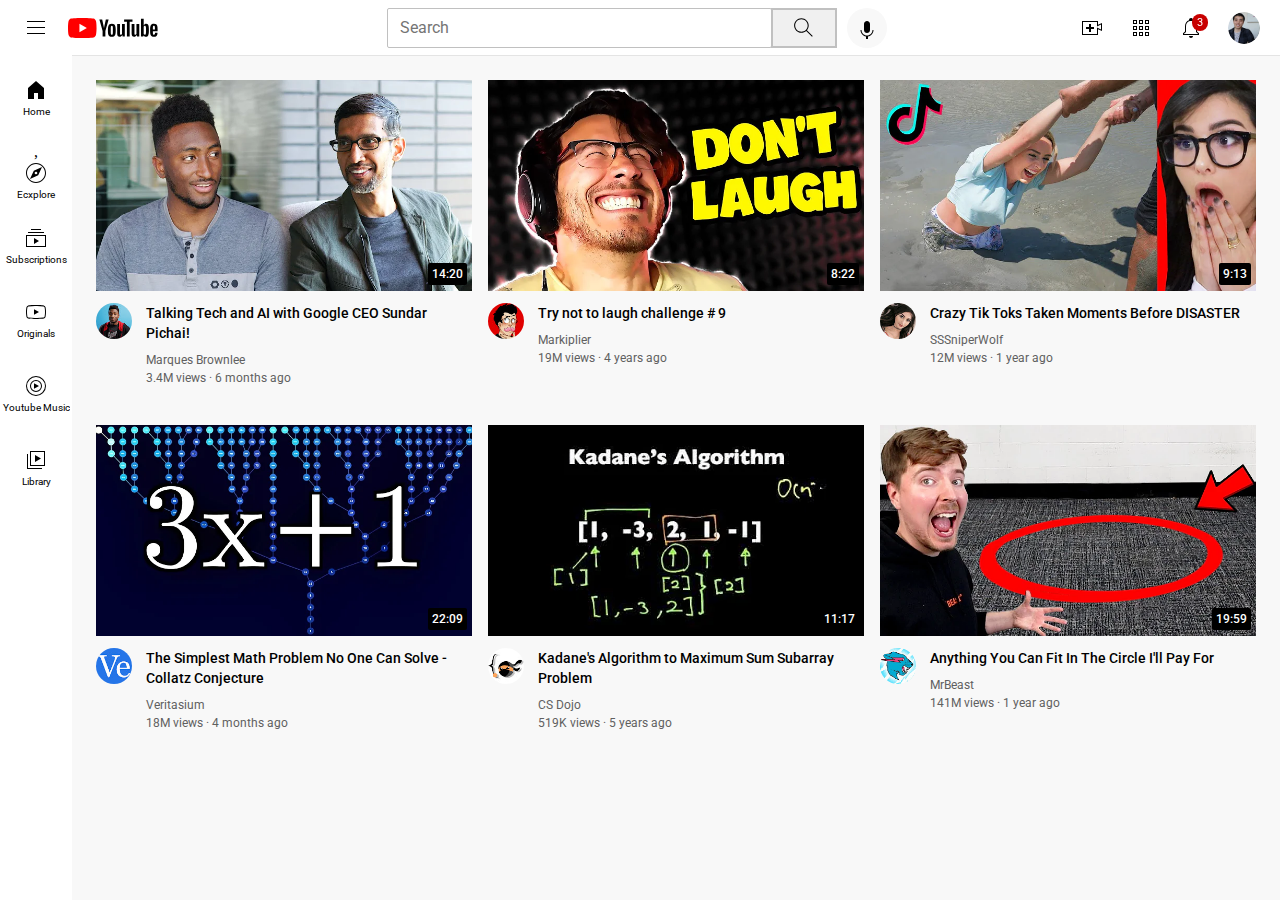
<file: index.html>
<!DOCTYPE html>
<html>
    <head>
        <title>YouTube.com Clone</title>
        <link rel="preconnect" href="https://fonts.googleapis.com">
        <link rel="preconnect" href="https://fonts.gstatic.com" crossorigin>
        <link href="https://fonts.googleapis.com/css2?family=Roboto:wght@400;500;700&display=swap" rel="stylesheet">
       
        <link rel="stylesheet" href="styles/general.css">
        <link rel="stylesheet" href="styles/header.css">
        <link rel="stylesheet" href="styles/video.css">
        <link rel="stylesheet" href="styles/sidebar.css">
    </head>
    <body>
        <div class="header">
            <div class="left-section">
                <img class="hamburger-menu" src="icons/hamburger-menu.svg">
                <img class="youtube-logo" src="icons/youtube-logo.svg">
            </div>
            <div class="middle-section">
                <input class="search-bar" type="text" placeholder="Search">
                <button class="search-button">
                    <img class="search-icon" src="icons/search.svg">
                    <div class="tooltip">Search</div>
                </button>
                    <button class="voice-search-button">
                    <img class="voice-search-icon" src="icons/voice-search-icon.svg">
                    <div class="tooltip">Search with your voice</div>
                </button>
            </div>
            <div class="right-section">
                <div class="upload-icon-container">
                    <img class="upload-icon" src="icons/upload.svg">
                    <div class="tooltip">Create</div>
                </div>
                <div class="youtube-apps-icon-container">
                    <img class="youtube-apps-icon" src="icons/youtube-apps.svg">
                    <div class="tooltip">Youtube apps</div>
                </div>
                <div class="notifications-icon-contrainer">
                    <img class="notifications-icon" src="icons/notifications.svg">
                    <div class="notifications-count">3</div>
                    <div class="tooltip">Notifications</div>
                </div>
                <img class="current-user-picture" src="channel-pictures/my-channel.jpeg">
            </div>
            <div class="sidebar">
                <div class="sidebar-link">
                    <img src="icons/home.svg">
                    <div>Home</div>
                </div>
                <div class="sidebar-link">,
                    <img src="icons/explore.svg">
                    <div>Ecxplore</div>
                </div>
                <div class="sidebar-link">
                    <img src="icons/subscriptions.svg">
                    <div>Subscriptions</div>
                </div>
                <div class="sidebar-link">
                    <img src="icons/originals.svg">
                    <div>Originals</div>
                </div>
                <div class="sidebar-link">
                    <img src="icons/youtube-music.svg">
                    <div>Youtube Music</div>
                </div>
                <div class="sidebar-link">
                    <img src="icons/library.svg">
                    <div>Library</div>
                </div>
            </div>
        </div>
        <div class="video-grid">
            <div class="video-preview">
                <div class="thumbnail-row"> 
                    <img class="thumbnail" src="thumbnails/thumbnail-1.webp">
                    <div class="video-time">14:20</div>
                </div>

                <div class="video-info-grid">
                    <div class="channel-picture">
                        <img class="profile-picture" src="channel-pictures/channel-1.jpeg">
                    </div>
                    <div class="video-info">
                        <a href="https://www.youtube.com/watch?v=n2RNcPRtAiY" target="blank"> 
                        <p class="video-title">
                            Talking Tech and AI with Google CEO Sundar Pichai!
                            </p>
                        </a>
                            <p class="video-author">
                            Marques Brownlee
                            </p>
                
                            <p class="video-stats">
                            3.4M views &#183; 6 months ago
                            </p>  
                    </div>
                </div>
            </div>
    
    
            <div class="video-preview">
                <div class="thumbnail-row"> 
                    <img class="thumbnail" src="thumbnails/thumbnail-2.webp">
                    <div class="video-time">8:22</div>
                </div>
    
                <div class="video-info-grid">
                    <div class="channel-picture">
                        <img class="profile-picture" src="channel-pictures/channel-2.jpeg">
                    </div>
                    <div class="video-info">
                        <a href="https://www.youtube.com/watch?v=mP0RAo9SKZk" target="_blank">
                        <p class="video-title">
                            Try not to laugh challenge &#35; 9
                            </p>
                        </a>
                
                            <p class="video-author">
                            Markiplier
                            </p>
                
                            <p class="video-stats">
                            19M views &#183; 4 years ago
                            </p>
                    </div>
                </div>
            </div>
            
            <div class="video-preview">
                <div class="thumbnail-row"> 
                    <img class="thumbnail" src="thumbnails/thumbnail-3.webp">
                    <div class="video-time">9:13</div>
                </div>
    
                <div class="video-info-grid">
                    <div class="channel-picture">
                        <img class="profile-picture" src="channel-pictures/channel-3.jpeg">
                    </div>
                    <div class="video-info">
                        <a href="https://www.youtube.com/watch?v=FgjPQQeTh1w" target="_blank">
                        <p class="video-title">
                            Crazy Tik Toks Taken Moments Before DISASTER
                            </p>
                        </a>
                
                            <p class="video-author">
                            SSSniperWolf
                            </p>
                
                            <p class="video-stats">
                            12M views &#183; 1 year ago
                            </p>
                    </div>
                </div>
            </div>
    
            <div class="video-preview">
                <div class="thumbnail-row"> 
                    <img class="thumbnail" src="thumbnails/thumbnail-4.webp">
                    <div class="video-time">22:09</div>
                </div>
    
                <div class="video-info-grid">
                    <div class="channel-picture">
                        <img class="profile-picture" src="channel-pictures/channel-4.jpeg">
                    </div>
                    <div class="video-info">
                       <a href="https://www.youtube.com/watch?v=094y1Z2wpJg" target="_blank">
                        <p class="video-title">
                            The Simplest Math Problem No One Can Solve - Collatz Conjecture
                            </p>
                        </a>
                            <p class="video-author">
                            Veritasium
                            </p>
                
                            <p class="video-stats">
                            18M views &#183; 4 months ago
                            </p>
                    </div>
                </div>
            </div>  
            <div class="video-preview">
                <div class="thumbnail-row"> 
                    <img class="thumbnail" src="thumbnails/thumbnail-5.webp">
                    <div class="video-time">11:17</div>
                </div>
    
                <div class="video-info-grid">
                    <div class="channel-picture">
                        <img class="profile-picture" src="channel-pictures/channel-5.jpeg">
                    </div>
                    <div class="video-info">
                        <a href="https://www.youtube.com/watch?v=86CQq3pKSUw" target="_blank">
                        <p class="video-title">
                            Kadane's Algorithm to Maximum Sum Subarray Problem
                            </p>
                        </a>
                            <p class="video-author">
                            CS Dojo
                            </p>
                
                            <p class="video-stats">
                            519K views &#183; 5 years ago
                            </p>
                    </div>
                </div>
            </div>
    
    
            <div class="video-preview">
                <div class="thumbnail-row"> 
                    <img class="thumbnail" src="thumbnails/thumbnail-6.webp">
                    <div class="video-time">19:59</div>
                </div>


                <div class="video-info-grid">
                    <div class="channel-picture">
                        <img class="profile-picture" src="channel-pictures/channel-6.jpeg">
                    </div>
                    <div class="video-info">
                        <a href="https://www.youtube.com/watch?v=yXWw0_UfSFg" target="_blank">
                        <p class="video-title">
                            Anything You Can Fit In The Circle I&#39;ll Pay For
                            </p>
                        </a>
                            <p class="video-author">
                            MrBeast
                            </p>
                
                            <p class="video-stats">
                            141M views &#183; 1 year ago
                            </p>
                    </div>
                </div>
            </div>  
        </div>
    </body>
</html>
</file>
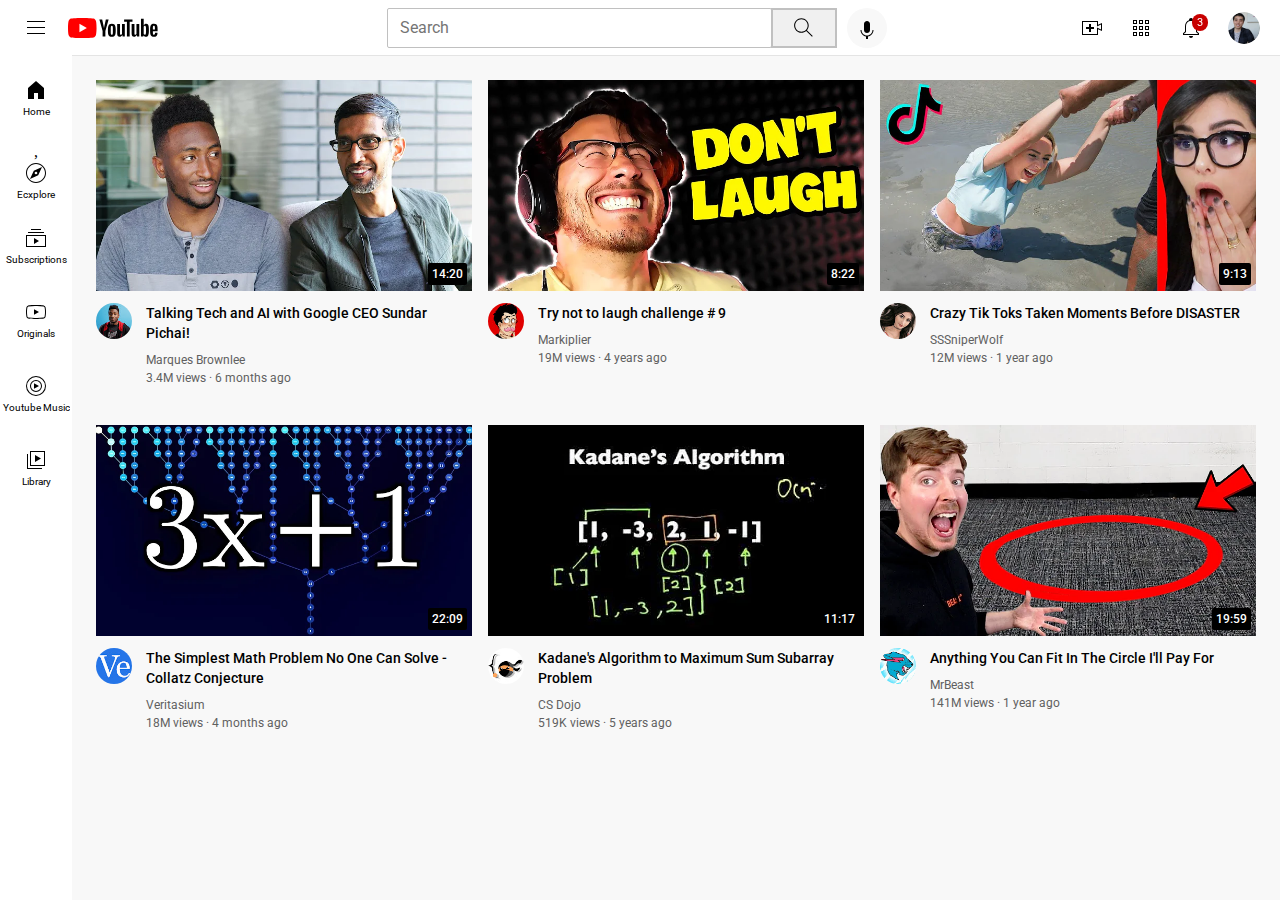
<file: youtube.html>
<!DOCTYPE html>
<html>
    <head>
        <title>YouTube.com Clone</title>
        <link rel="preconnect" href="https://fonts.googleapis.com">
        <link rel="preconnect" href="https://fonts.gstatic.com" crossorigin>
        <link href="https://fonts.googleapis.com/css2?family=Roboto:wght@400;500;700&display=swap" rel="stylesheet">
       
        <link rel="stylesheet" href="styles/general.css">
        <link rel="stylesheet" href="styles/header.css">
        <link rel="stylesheet" href="styles/video.css">
        <link rel="stylesheet" href="styles/sidebar.css">
    </head>
    <body>
        <div class="header">
            <div class="left-section">
                <img class="hamburger-menu" src="icons/hamburger-menu.svg">
                <img class="youtube-logo" src="icons/youtube-logo.svg">
            </div>
            <div class="middle-section">
                <input class="search-bar" type="text" placeholder="Search">
                <button class="search-button">
                    <img class="search-icon" src="icons/search.svg">
                    <div class="tooltip">Search</div>
                </button>
                    <button class="voice-search-button">
                    <img class="voice-search-icon" src="icons/voice-search-icon.svg">
                    <div class="tooltip">Search with your voice</div>
                </button>
            </div>
            <div class="right-section">
                <div class="upload-icon-container">
                    <img class="upload-icon" src="icons/upload.svg">
                    <div class="tooltip">Create</div>
                </div>
                <div class="youtube-apps-icon-container">
                    <img class="youtube-apps-icon" src="icons/youtube-apps.svg">
                    <div class="tooltip">Youtube apps</div>
                </div>
                <div class="notifications-icon-contrainer">
                    <img class="notifications-icon" src="icons/notifications.svg">
                    <div class="notifications-count">3</div>
                    <div class="tooltip">Notifications</div>
                </div>
                <img class="current-user-picture" src="channel-pictures/my-channel.jpeg">
            </div>
            <div class="sidebar">
                <div class="sidebar-link">
                    <img src="icons/home.svg">
                    <div>Home</div>
                </div>
                <div class="sidebar-link">,
                    <img src="icons/explore.svg">
                    <div>Ecxplore</div>
                </div>
                <div class="sidebar-link">
                    <img src="icons/subscriptions.svg">
                    <div>Subscriptions</div>
                </div>
                <div class="sidebar-link">
                    <img src="icons/originals.svg">
                    <div>Originals</div>
                </div>
                <div class="sidebar-link">
                    <img src="icons/youtube-music.svg">
                    <div>Youtube Music</div>
                </div>
                <div class="sidebar-link">
                    <img src="icons/library.svg">
                    <div>Library</div>
                </div>
            </div>
        </div>
        <div class="video-grid">
            <div class="video-preview">
                <div class="thumbnail-row"> 
                    <img class="thumbnail" src="thumbnails/thumbnail-1.webp">
                    <div class="video-time">14:20</div>
                </div>

                <div class="video-info-grid">
                    <div class="channel-picture">
                        <img class="profile-picture" src="channel-pictures/channel-1.jpeg">
                    </div>
                    <div class="video-info">
                        <a href="https://www.youtube.com/watch?v=n2RNcPRtAiY" target="blank"> 
                        <p class="video-title">
                            Talking Tech and AI with Google CEO Sundar Pichai!
                            </p>
                        </a>
                            <p class="video-author">
                            Marques Brownlee
                            </p>
                
                            <p class="video-stats">
                            3.4M views &#183; 6 months ago
                            </p>  
                    </div>
                </div>
            </div>
    
    
            <div class="video-preview">
                <div class="thumbnail-row"> 
                    <img class="thumbnail" src="thumbnails/thumbnail-2.webp">
                    <div class="video-time">8:22</div>
                </div>
    
                <div class="video-info-grid">
                    <div class="channel-picture">
                        <img class="profile-picture" src="channel-pictures/channel-2.jpeg">
                    </div>
                    <div class="video-info">
                        <a href="https://www.youtube.com/watch?v=mP0RAo9SKZk" target="_blank">
                        <p class="video-title">
                            Try not to laugh challenge &#35; 9
                            </p>
                        </a>
                
                            <p class="video-author">
                            Markiplier
                            </p>
                
                            <p class="video-stats">
                            19M views &#183; 4 years ago
                            </p>
                    </div>
                </div>
            </div>
            
            <div class="video-preview">
                <div class="thumbnail-row"> 
                    <img class="thumbnail" src="thumbnails/thumbnail-3.webp">
                    <div class="video-time">9:13</div>
                </div>
    
                <div class="video-info-grid">
                    <div class="channel-picture">
                        <img class="profile-picture" src="channel-pictures/channel-3.jpeg">
                    </div>
                    <div class="video-info">
                        <a href="https://www.youtube.com/watch?v=FgjPQQeTh1w" target="_blank">
                        <p class="video-title">
                            Crazy Tik Toks Taken Moments Before DISASTER
                            </p>
                        </a>
                
                            <p class="video-author">
                            SSSniperWolf
                            </p>
                
                            <p class="video-stats">
                            12M views &#183; 1 year ago
                            </p>
                    </div>
                </div>
            </div>
    
            <div class="video-preview">
                <div class="thumbnail-row"> 
                    <img class="thumbnail" src="thumbnails/thumbnail-4.webp">
                    <div class="video-time">22:09</div>
                </div>
    
                <div class="video-info-grid">
                    <div class="channel-picture">
                        <img class="profile-picture" src="channel-pictures/channel-4.jpeg">
                    </div>
                    <div class="video-info">
                       <a href="https://www.youtube.com/watch?v=094y1Z2wpJg" target="_blank">
                        <p class="video-title">
                            The Simplest Math Problem No One Can Solve - Collatz Conjecture
                            </p>
                        </a>
                            <p class="video-author">
                            Veritasium
                            </p>
                
                            <p class="video-stats">
                            18M views &#183; 4 months ago
                            </p>
                    </div>
                </div>
            </div>  
            <div class="video-preview">
                <div class="thumbnail-row"> 
                    <img class="thumbnail" src="thumbnails/thumbnail-5.webp">
                    <div class="video-time">11:17</div>
                </div>
    
                <div class="video-info-grid">
                    <div class="channel-picture">
                        <img class="profile-picture" src="channel-pictures/channel-5.jpeg">
                    </div>
                    <div class="video-info">
                        <a href="https://www.youtube.com/watch?v=86CQq3pKSUw" target="_blank">
                        <p class="video-title">
                            Kadane's Algorithm to Maximum Sum Subarray Problem
                            </p>
                        </a>
                            <p class="video-author">
                            CS Dojo
                            </p>
                
                            <p class="video-stats">
                            519K views &#183; 5 years ago
                            </p>
                    </div>
                </div>
            </div>
    
    
            <div class="video-preview">
                <div class="thumbnail-row"> 
                    <img class="thumbnail" src="thumbnails/thumbnail-6.webp">
                    <div class="video-time">19:59</div>
                </div>


                <div class="video-info-grid">
                    <div class="channel-picture">
                        <img class="profile-picture" src="channel-pictures/channel-6.jpeg">
                    </div>
                    <div class="video-info">
                        <a href="https://www.youtube.com/watch?v=yXWw0_UfSFg" target="_blank">
                        <p class="video-title">
                            Anything You Can Fit In The Circle I&#39;ll Pay For
                            </p>
                        </a>
                            <p class="video-author">
                            MrBeast
                            </p>
                
                            <p class="video-stats">
                            141M views &#183; 1 year ago
                            </p>
                    </div>
                </div>
            </div>  
        </div>
    </body>
</html>
</file>
<file: styles/general.css>
p {
    font-family: Roboto, Arial;
    margin-top: 0;
    margin-bottom: 0;
}

body {
    margin: 0;
    padding-top: 80px;
    padding-left: 96px;
    padding-right: 24px;
    background-color: rgb(248, 248, 248)
}


 a {
  text-decoration: none;
  color: black;
}
</file>
<file: styles/header.css>
.header {
    height: 55px;
    display: flex;
    flex-direction: row;
    justify-content: space-between;
    position: fixed;
    top: 0;
    left: 0;
    right: 0;
    background-color: white;
    border-bottom-width: 1px;
    border-bottom-style: solid;
    border-bottom-color: rgb(228, 228, 228);
    z-index: 100;
}   

.left-section {
    align-items: center;
    display: flex;
}

.middle-section {
    flex: 1;
    margin-left: 70px;
    margin-right: 35px;
    max-width: 500px;
    display: flex;
    align-items: center;
}

.search-button {
    height: 40px;
    width: 66px;
    border-style: solid;
    border-color: rgb(192, 192, 192);
    margin-left: -1px;
    margin-right: 10px;
    background-color: rgb(240, 240, 240);
}

.search-button,
.voice-search-button,
.upload-icon-container,
.youtube-apps-icon-container,
.notifications-icon-contrainer {
    position: relative;
    display: flex;
    justify-content: center;
    align-items: center;
}

.search-button .tooltip,
.voice-search-button .tooltip,
.upload-icon-container .tooltip,
.youtube-apps-icon-container .tooltip,
.notifications-icon-contrainer .tooltip {
    position: absolute;
    background-color: grey;
    color: white;
    padding-top: 4px;
    padding-bottom: 4px;
    padding-left: 8px;
    padding-right: 8px;
    border-radius: 2px;
    font-size: 12px;
    bottom: -30px;
    opacity: 0;   
    transition: opacity 0.15s;
    pointer-events: none; 
    white-space: nowrap;
    font-family: Roboto, Arial;
}

.search-button:hover .tooltip,
.voice-search-button:hover .tooltip,
.upload-icon-container:hover .tooltip,
.youtube-apps-icon-container:hover .tooltip,
.notifications-icon-contrainer:hover .tooltip {
    opacity: 1;
}

.search-bar {
    flex: 1;
    height: 36px;
    font-size: 16px;
    border-width: 1px;
    border-style: solid;
    border-radius: 2px;
    width: 0;
    border-color: rgb(192, 192, 192);
    box-shadow: inset 1px 2px .px rgba(0, 0, 0, 0.05)
}

.search-icon {
    height: 25px;
}

.search-bar::placeholder {
    font-family: Roboto, Arial;
    font-size: 16px;
    padding-left: 10px;
}

.voice-search-button {
    height: 40px;
    width: 40px;
    border-radius: 20px;
    border: none;
    background-color: rgb(248, 248, 248);
}

.voice-search-icon {
    height: 24px;
    margin-top: 4px;
}

.right-section {
    width: 180px;
    display: flex;
    align-items: center;
    justify-content: space-between;
    margin-right: 20px;
    flex-shrink: 0;
}

.upload-icon {
    height: 24px;
}

.youtube-apps-icon {
    height: 24px;
}

.notifications-icon {
    height: 24px;
}

.notifications-icon-contrainer {
    position: relative;
}

.notifications-count {
    position: absolute;
    top: -2px;
    right: -5px;
    background-color: rgb(200, 0, 0);
    color: white;
    font-family: Roboto, Arial;
    font-size: 11px;
    padding-left: 5px;
    padding-right: 5px;
    padding-top: 2px;
    padding-bottom: 2px;
    border-radius: 10px;
}

.current-user-picture {
    height: 32px;
    border-radius: 16px;
}

.hamburger-menu {
    height: 24px;
    margin-left: 24px;
    margin-right: 20px;
}

.youtube-logo {
    height: 20px;
}
</file>
<file: styles/video.css>
.thumbnail {
    width: 100%;
}

.video-title {
    margin-top: 0;
    font-size: 14px;
    font-weight: 500;
    line-height: 20px;
    margin-bottom: 10px;
}

.video-info-grid {
    display: grid;
    grid-template-columns: 50px 1fr;    
}

.profile-picture {
    width: 36px;
    border-radius: 50px;
}

.thumbnail-row {
    margin-bottom: 8px;
    position: relative;
}

.video-author,
.video-stats {
    font-size: 12px;
    color: rgb(96, 96, 96);
}

.video-author {
    margin-bottom: 4px;
}

.video-grid {
    display: grid;
    grid-template-columns: 1fr 1fr 1fr;
    column-gap: 16px;
    row-gap: 40px;
}

.video-time {
    background-color: black;
    color: white;
    position: absolute;
    bottom: 10px;
    right: 5px;
    font-family: Roboto, Arial;
    font-size: 12px;
    font-weight: 500;
    padding-left: 4px;
    padding-right: 4px;
    padding-top: 4px;
    padding-bottom: 4px;
    border-radius: 2px;
}

.channel-picture-tooltip {
    background-color: grey;
    position: absolute;
    bottom: 0.001px;
    left: 2px;
}

.video-info {
    position: relative;
}

.video-author-tooltip {
    display: flex;
}
</file>
<file: styles/sidebar.css>
.sidebar {
    position: fixed;
    left: 0;
    bottom: 0;
    top: 55px;
    background-color: white;
    width: 72px;
    z-index: 200;
    padding-top: 5px;
}

.sidebar-link {
    height: 74px;
    display: flex;
    justify-content: center;
    align-items: center;
    flex-direction: column;
    cursor: pointer;
}

.sidebar-link:hover {
    background-color: rgb(235, 235, 235);
}

.sidebar-link img {
    height: 24px;
    margin-bottom: 4px;
}

.sidebar-link div {
    font-family: Roboto, Arial;
    font-size: 10px;
}
</file>
